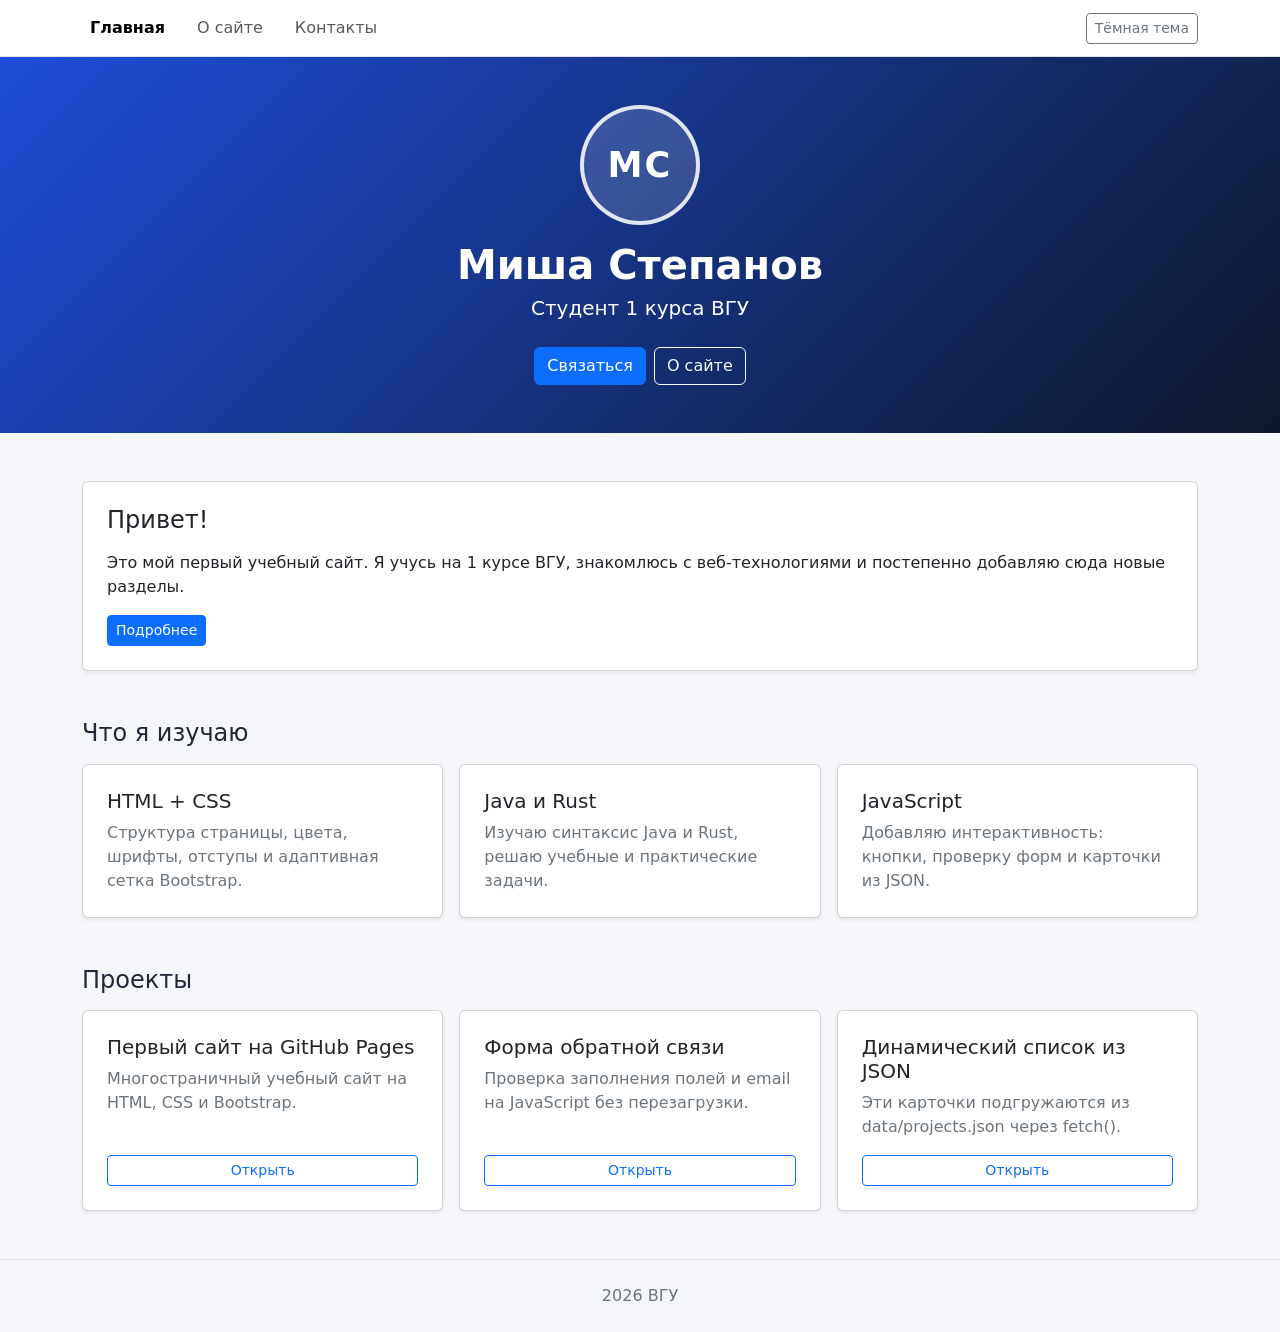
<file: index.html>
<!DOCTYPE html>
<html lang="ru">
<head>
  <meta charset="UTF-8">
  <meta name="viewport" content="width=device-width, initial-scale=1.0">
  <title>My first site? — Главная</title>
  <link href="https://cdn.jsdelivr.net/npm/bootstrap@5.3.3/dist/css/bootstrap.min.css" rel="stylesheet">
  <link rel="stylesheet" href="style.css">
  <script src="https://cdn.jsdelivr.net/npm/bootstrap@5.3.3/dist/js/bootstrap.bundle.min.js" defer></script>
  <script src="script.js" defer></script>
</head>
<body>
  <nav class="navbar navbar-expand-sm border-bottom sticky-top site-nav">
    <div class="container">
      <div class="navbar-nav me-auto flex-row gap-3">
        <a class="nav-link active fw-semibold" href="index.html">Главная</a>
        <a class="nav-link" href="about.html">О сайте</a>
        <a class="nav-link" href="contacts.html">Контакты</a>
      </div>
      <button id="theme" type="button" class="btn btn-sm btn-outline-secondary">
        Тёмная тема
      </button>
    </div>
  </nav>

  <header class="hero text-center py-5">
    <div class="container">
      <div class="avatar-badge mx-auto mb-3">МС</div>
      <h1 class="fw-bold mb-1">Миша Степанов</h1>
      <p class="lead mb-4">Студент 1 курса ВГУ</p>
      <div class="d-flex justify-content-center gap-2 flex-wrap">
        <a href="contacts.html" class="btn btn-primary">Связаться</a>
        <button type="button" class="btn btn-outline-light" data-bs-toggle="modal" data-bs-target="#aboutModal">
          О сайте
        </button>
      </div>
    </div>
  </header>

  <main class="container my-5">
    <!-- Блок «Привет!» + кнопка «Подробнее» -->
    <section class="card p-4 shadow-sm mb-5">
      <h2 class="h4 mb-3">Привет!</h2>
      <p class="mb-3">
        Это мой первый учебный сайт. Я учусь на 1 курсе ВГУ, знакомлюсь с веб-технологиями и постепенно добавляю сюда новые разделы.
      </p>
      <div>
        <button id="showMore" type="button" class="btn btn-primary btn-sm">
          Подробнее
        </button>
      </div>
      <p id="moreText" class="d-none mt-3 mb-0 text-secondary">
        Сейчас я изучаю HTML, CSS, Bootstrap и JavaScript: работаю с DOM, событиями, формами и загрузкой данных из JSON, а обновления публикую на GitHub Pages.
      </p>
    </section>

    <!-- 3 карточки навыков -->
    <h2 class="h4 mb-3">Что я изучаю</h2>
    <div class="row g-3 mb-5">
      <div class="col-md-4">
        <section class="card h-100 p-4 shadow-sm skill-card">
          <h3 class="h5">HTML + CSS</h3>
          <p class="mb-0 text-secondary">Структура страницы, цвета, шрифты, отступы и адаптивная сетка Bootstrap.</p>
        </section>
      </div>
      <div class="col-md-4">
        <section class="card h-100 p-4 shadow-sm skill-card">
          <h3 class="h5">Java и Rust</h3>
          <p class="mb-0 text-secondary">Изучаю синтаксис Java и Rust, решаю учебные и практические задачи.</p>
        </section>
      </div>
      <div class="col-md-4">
        <section class="card h-100 p-4 shadow-sm skill-card">
          <h3 class="h5">JavaScript</h3>
          <p class="mb-0 text-secondary">Добавляю интерактивность: кнопки, проверку форм и карточки из JSON.</p>
        </section>
      </div>
    </div>

    <!-- Динамические карточки, которые подгрузит script.js из data/projects.json -->
    <h2 class="h4 mb-3">Проекты</h2>
    <section id="projects" class="row g-3"></section>
  </main>

  <footer class="text-center py-4 border-top mt-5">
    <p class="mb-0 text-secondary">2026 ВГУ</p>
  </footer>

  <!-- Модальное окно Bootstrap -->
  <div class="modal fade" id="aboutModal" tabindex="-1" aria-hidden="true">
    <div class="modal-dialog modal-dialog-centered">
      <div class="modal-content">
        <div class="modal-header">
          <h2 class="modal-title fs-5">О сайте</h2>
          <button type="button" class="btn-close" data-bs-dismiss="modal" aria-label="Закрыть"></button>
        </div>
        <div class="modal-body">
          <p class="mb-0">
            Это мой учебный сайт по веб-технологиям. Сделан на HTML, CSS, Bootstrap и JavaScript и опубликован на GitHub Pages.
          </p>
        </div>
        <div class="modal-footer">
          <button type="button" class="btn btn-secondary btn-sm" data-bs-dismiss="modal">Закрыть</button>
        </div>
      </div>
    </div>
  </div>
</body>
</html>
</file>
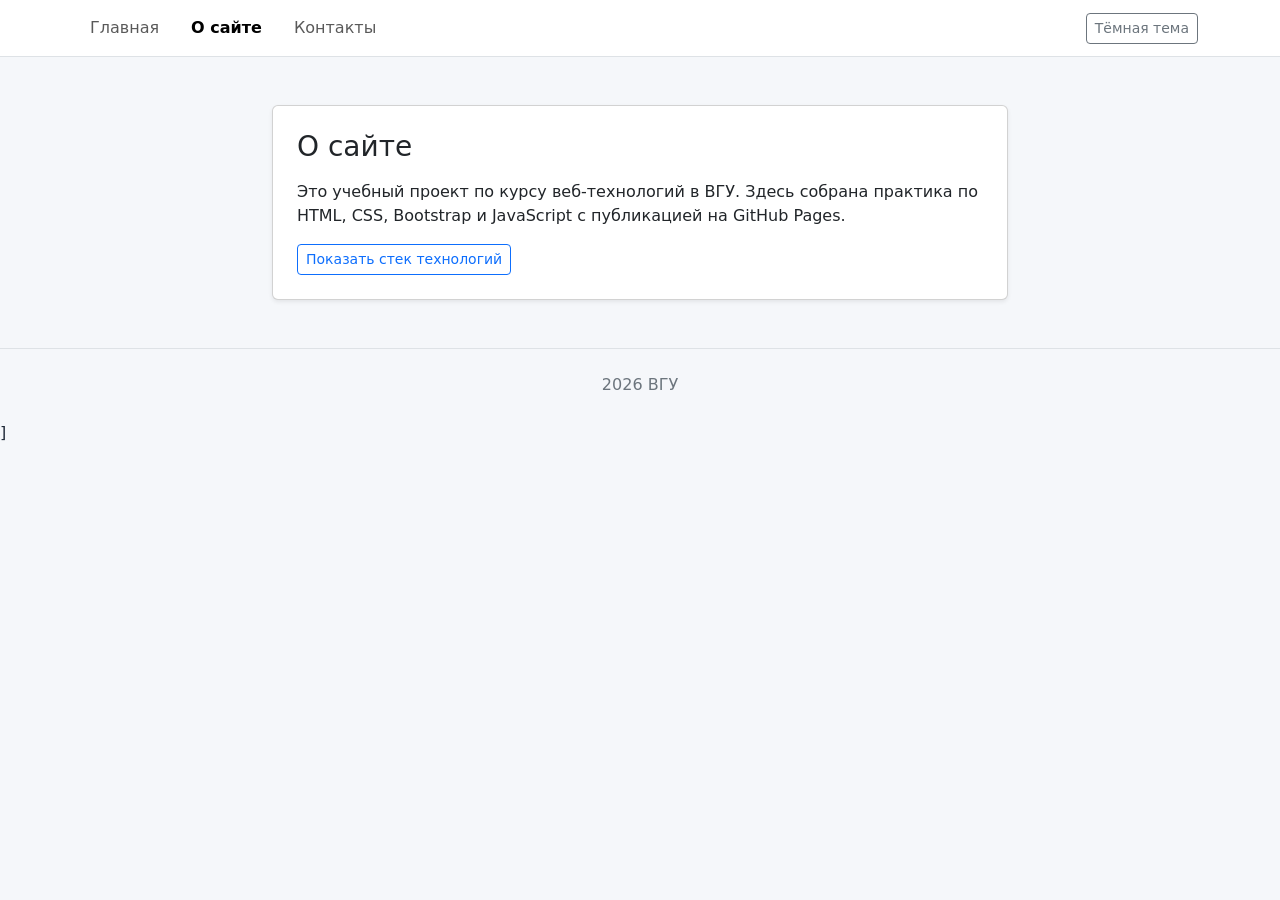
<file: about.html>
<!DOCTYPE html>
<html lang="ru">
<head>
  <meta charset="UTF-8">
  <meta name="viewport" content="width=device-width, initial-scale=1.0">
  <title>О сайте — My first site?</title>
  <link href="https://cdn.jsdelivr.net/npm/bootstrap@5.3.3/dist/css/bootstrap.min.css" rel="stylesheet">
  <link rel="stylesheet" href="style.css">
  <script src="https://cdn.jsdelivr.net/npm/bootstrap@5.3.3/dist/js/bootstrap.bundle.min.js" defer></script>
  <script src="script.js" defer></script>
</head>
<body>
  <nav class="navbar navbar-expand-sm border-bottom sticky-top site-nav">
    <div class="container">
      <div class="navbar-nav me-auto flex-row gap-3">
        <a class="nav-link" href="index.html">Главная</a>
        <a class="nav-link active fw-semibold" href="about.html">О сайте</a>
        <a class="nav-link" href="contacts.html">Контакты</a>
      </div>
      <button id="theme" type="button" class="btn btn-sm btn-outline-secondary">
        Тёмная тема
      </button>
    </div>
  </nav>

  <main class="container my-5" style="max-width: 760px;">
    <section class="card p-4 shadow-sm">
      <h1 class="h3 mb-3">О сайте</h1>
      <p>
        Это учебный проект по курсу веб-технологий в ВГУ. Здесь собрана практика по HTML, CSS, Bootstrap и JavaScript с публикацией на GitHub Pages.
      </p>
      <div>
        <button class="btn btn-outline-primary btn-sm" type="button" data-bs-toggle="collapse" data-bs-target="#techStack">
          Показать стек технологий
        </button>
      </div>
      <div class="collapse mt-3" id="techStack">
        <ul class="mb-0">
          <li>HTML5 — структура всех страниц сайта</li>
          <li>CSS3 + Bootstrap 5 — сетка, карточки, модальное окно, collapse и тёмная тема</li>
          <li>JavaScript — DOM, события, проверка формы и загрузка проектов из JSON через <code>fetch()</code></li>
        </ul>
      </div>
    </section>
  </main>

  <footer class="text-center py-4 border-top mt-5">
    <p class="mb-0 text-secondary">2026 ВГУ</p>
  </footer>
</body>
</html>
]
</file>
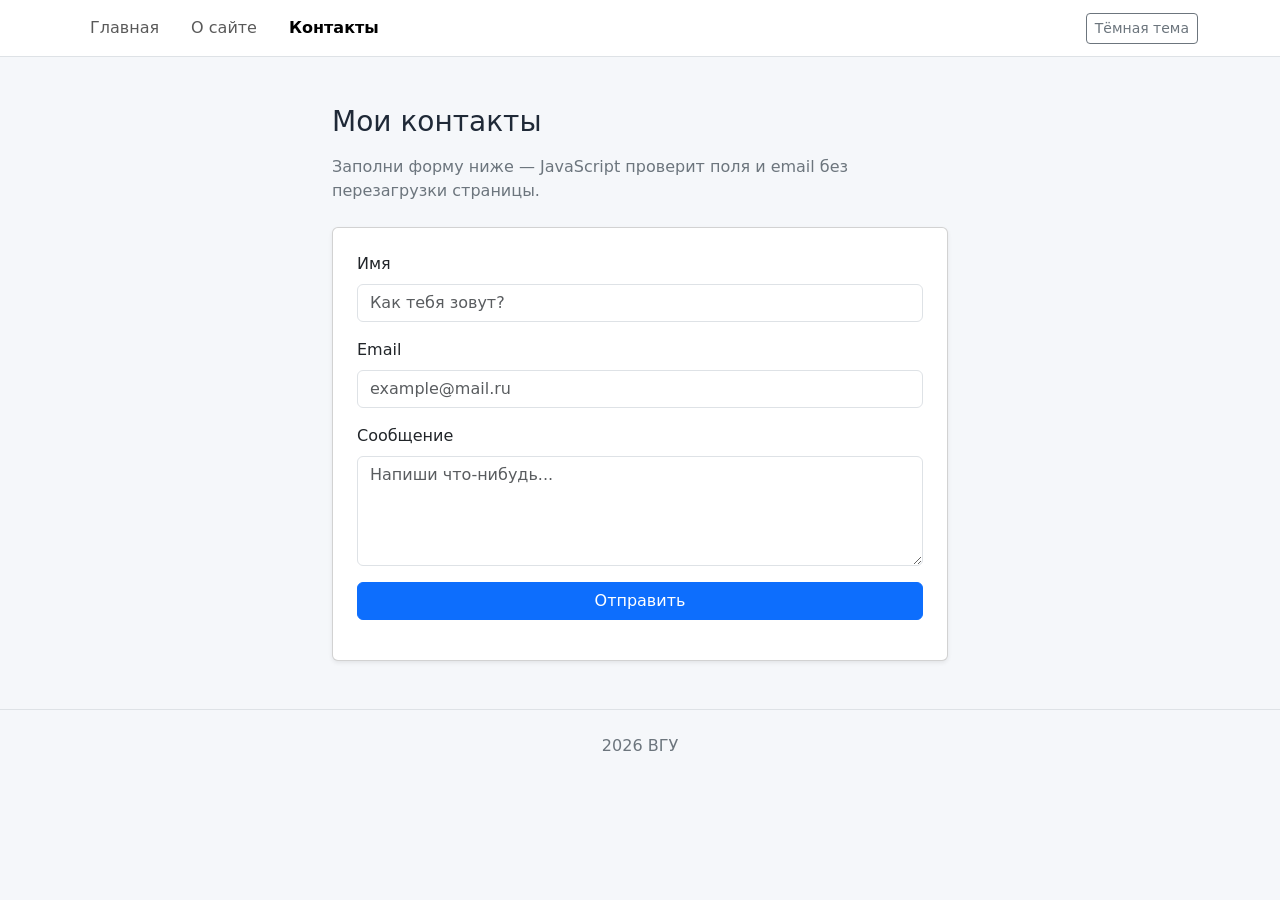
<file: contacts.html>
<!DOCTYPE html>
<html lang="ru">
<head>
  <meta charset="UTF-8">
  <meta name="viewport" content="width=device-width, initial-scale=1.0">
  <title>Контакты — My first site?</title>
  <link href="https://cdn.jsdelivr.net/npm/bootstrap@5.3.3/dist/css/bootstrap.min.css" rel="stylesheet">
  <link rel="stylesheet" href="style.css">
  <script src="https://cdn.jsdelivr.net/npm/bootstrap@5.3.3/dist/js/bootstrap.bundle.min.js" defer></script>
  <script src="script.js" defer></script>
</head>
<body>
  <nav class="navbar navbar-expand-sm border-bottom sticky-top site-nav">
    <div class="container">
      <div class="navbar-nav me-auto flex-row gap-3">
        <a class="nav-link" href="index.html">Главная</a>
        <a class="nav-link" href="about.html">О сайте</a>
        <a class="nav-link active fw-semibold" href="contacts.html">Контакты</a>
      </div>
      <button id="theme" type="button" class="btn btn-sm btn-outline-secondary">
        Тёмная тема
      </button>
    </div>
  </nav>

  <main class="container my-5" style="max-width: 640px;">
    <h1 class="h3 mb-3">Мои контакты</h1>
    <p class="text-secondary mb-4">
      Заполни форму ниже — JavaScript проверит поля и email без перезагрузки страницы.
    </p>

    <form id="contactForm" class="card p-4 shadow-sm" novalidate>
      <div class="mb-3">
        <label for="name" class="form-label">Имя</label>
        <input id="name" type="text" class="form-control" placeholder="Как тебя зовут?">
      </div>
      <div class="mb-3">
        <label for="email" class="form-label">Email</label>
        <input id="email" type="email" class="form-control" placeholder="example@mail.ru">
      </div>
      <div class="mb-3">
        <label for="comment" class="form-label">Сообщение</label>
        <textarea id="comment" class="form-control" rows="4" placeholder="Напиши что-нибудь..."></textarea>
      </div>
      <button type="submit" class="btn btn-primary">Отправить</button>
      <p id="formMessage" class="mt-3 mb-0 fw-semibold"></p>
    </form>
  </main>

  <footer class="text-center py-4 border-top mt-5">
    <p class="mb-0 text-secondary">2026 ВГУ</p>
  </footer>
</body>
</html>
</file>
<file: style.css>
body {
  background-color: #f5f7fa;
  color: #1f2937;
  transition: background-color 0.2s ease, color 0.2s ease;
}

.site-nav {
  background-color: #ffffff;
}

.hero {
  background: linear-gradient(135deg, #1d4ed8, #0f172a);
  color: #ffffff;
}

.avatar-badge {
  width: 120px;
  height: 120px;
  border-radius: 50%;
  border: 4px solid rgba(255, 255, 255, 0.85);
  background: rgba(255, 255, 255, 0.15);
  color: #ffffff;
  font-size: 2.2rem;
  font-weight: 700;
  display: flex;
  align-items: center;
  justify-content: center;
  letter-spacing: 2px;
}

.avatar-photo {
  width: 120px;
  height: 120px;
  object-fit: cover;
  border-radius: 50%;
  border: 4px solid rgba(255, 255, 255, 0.85);
}

.skill-card,
.project-card {
  transition: transform 0.15s ease, box-shadow 0.15s ease;
}

.skill-card:hover,
.project-card:hover {
  transform: translateY(-3px);
}

/* Тёмная тема */
body.dark-theme {
  background-color: #111827;
  color: #f3f4f6;
}

body.dark-theme .site-nav {
  background-color: #1f2937;
  border-color: #374151 !important;
}

body.dark-theme .nav-link {
  color: #d1d5db;
}

body.dark-theme .nav-link.active,
body.dark-theme .nav-link:hover {
  color: #ffffff;
}

body.dark-theme .card,
body.dark-theme .modal-content {
  background-color: #1f2937;
  color: #f3f4f6;
  border-color: #374151;
}

body.dark-theme .text-secondary {
  color: #9ca3af !important;
}

body.dark-theme .form-control {
  background-color: #111827;
  color: #f3f4f6;
  border-color: #4b5563;
}

body.dark-theme .form-control::placeholder {
  color: #9ca3af;
}

body.dark-theme footer,
body.dark-theme .modal-header,
body.dark-theme .modal-footer {
  border-color: #374151 !important;
}

body.dark-theme .btn-close {
  filter: invert(1);
}
</file>
